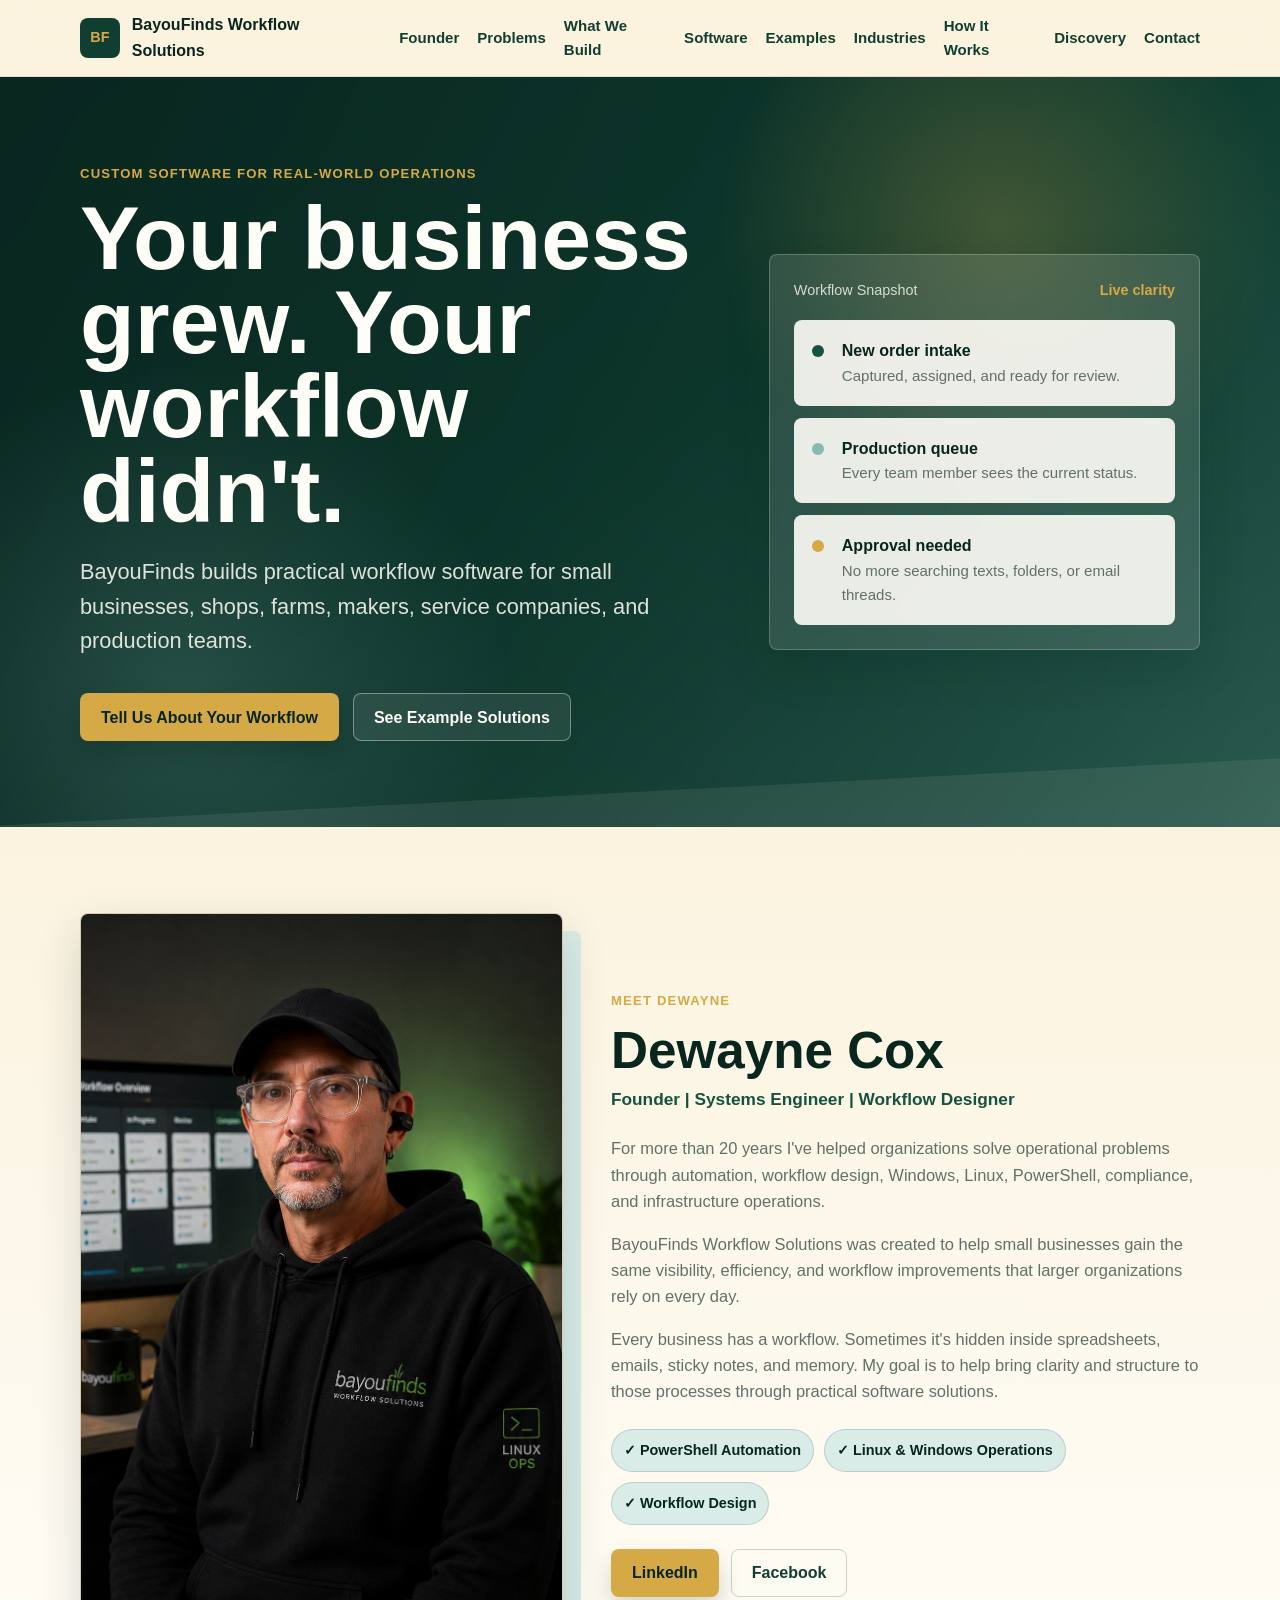
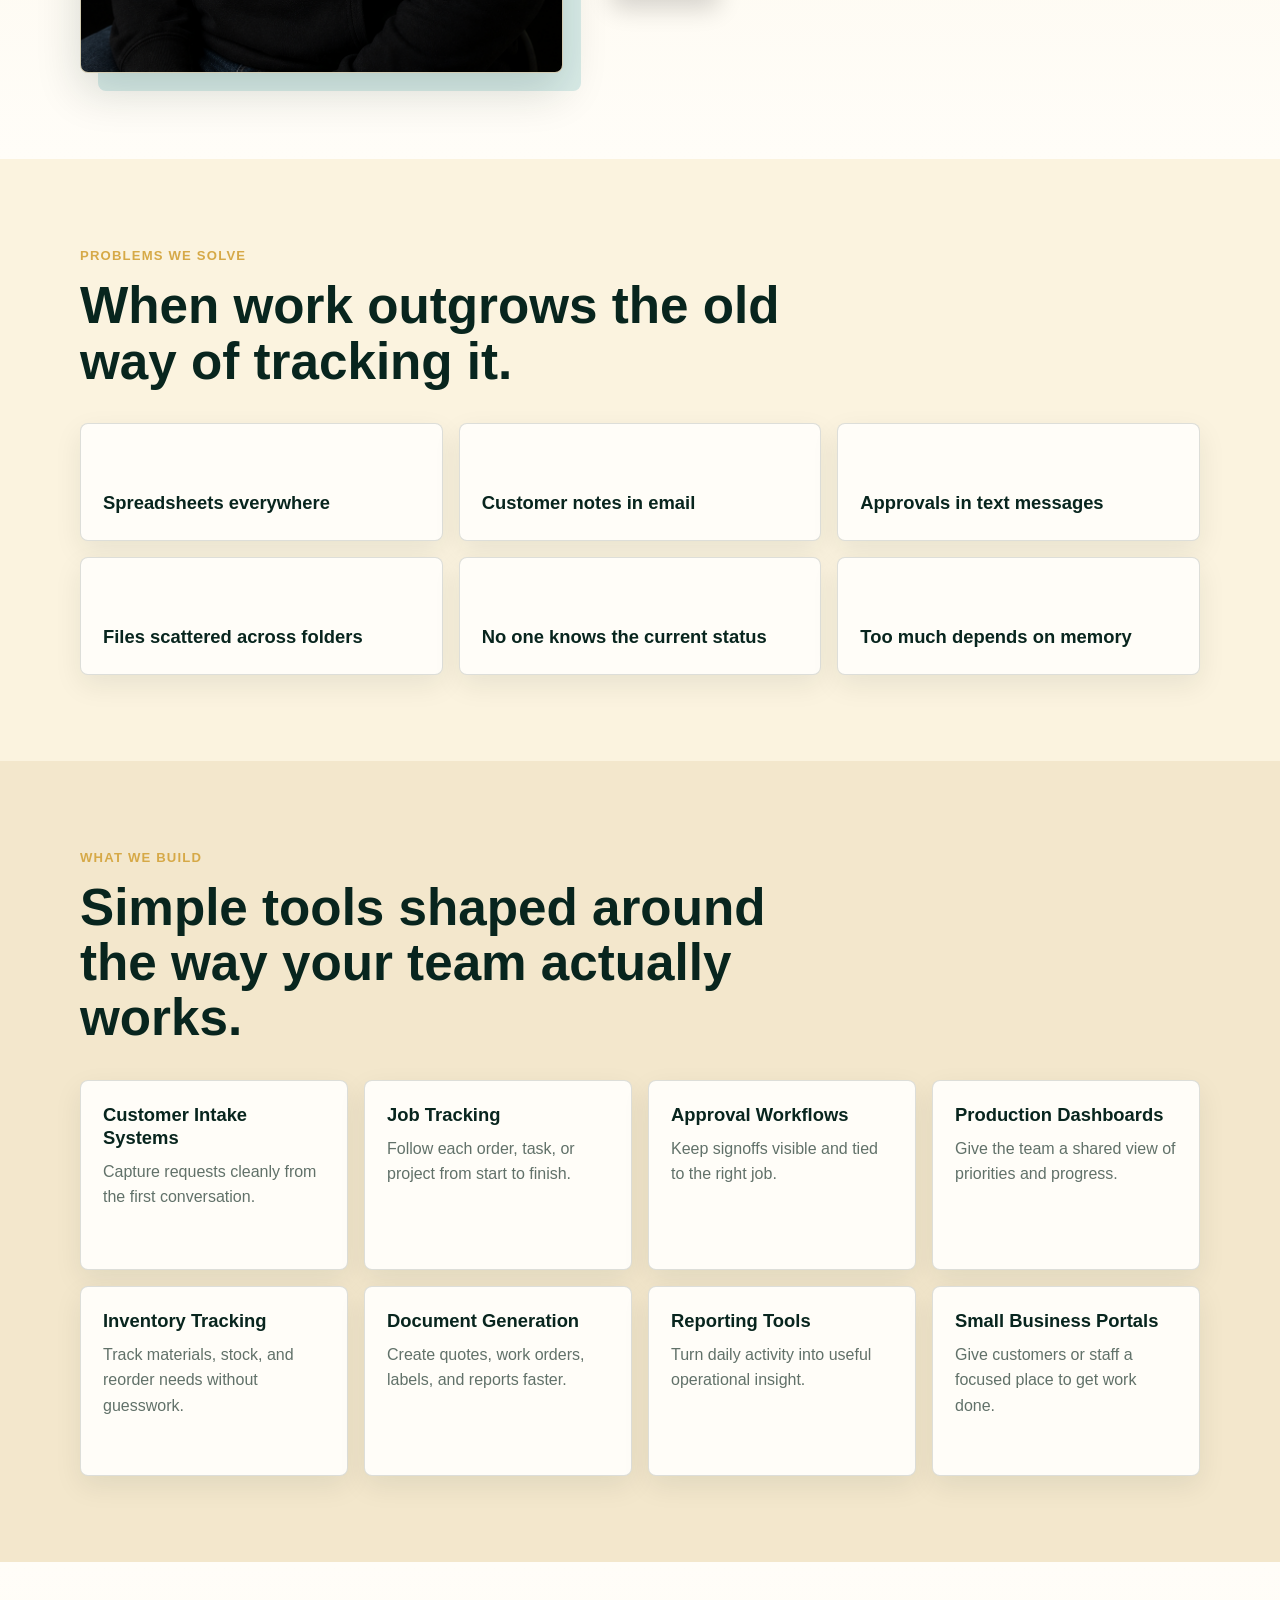
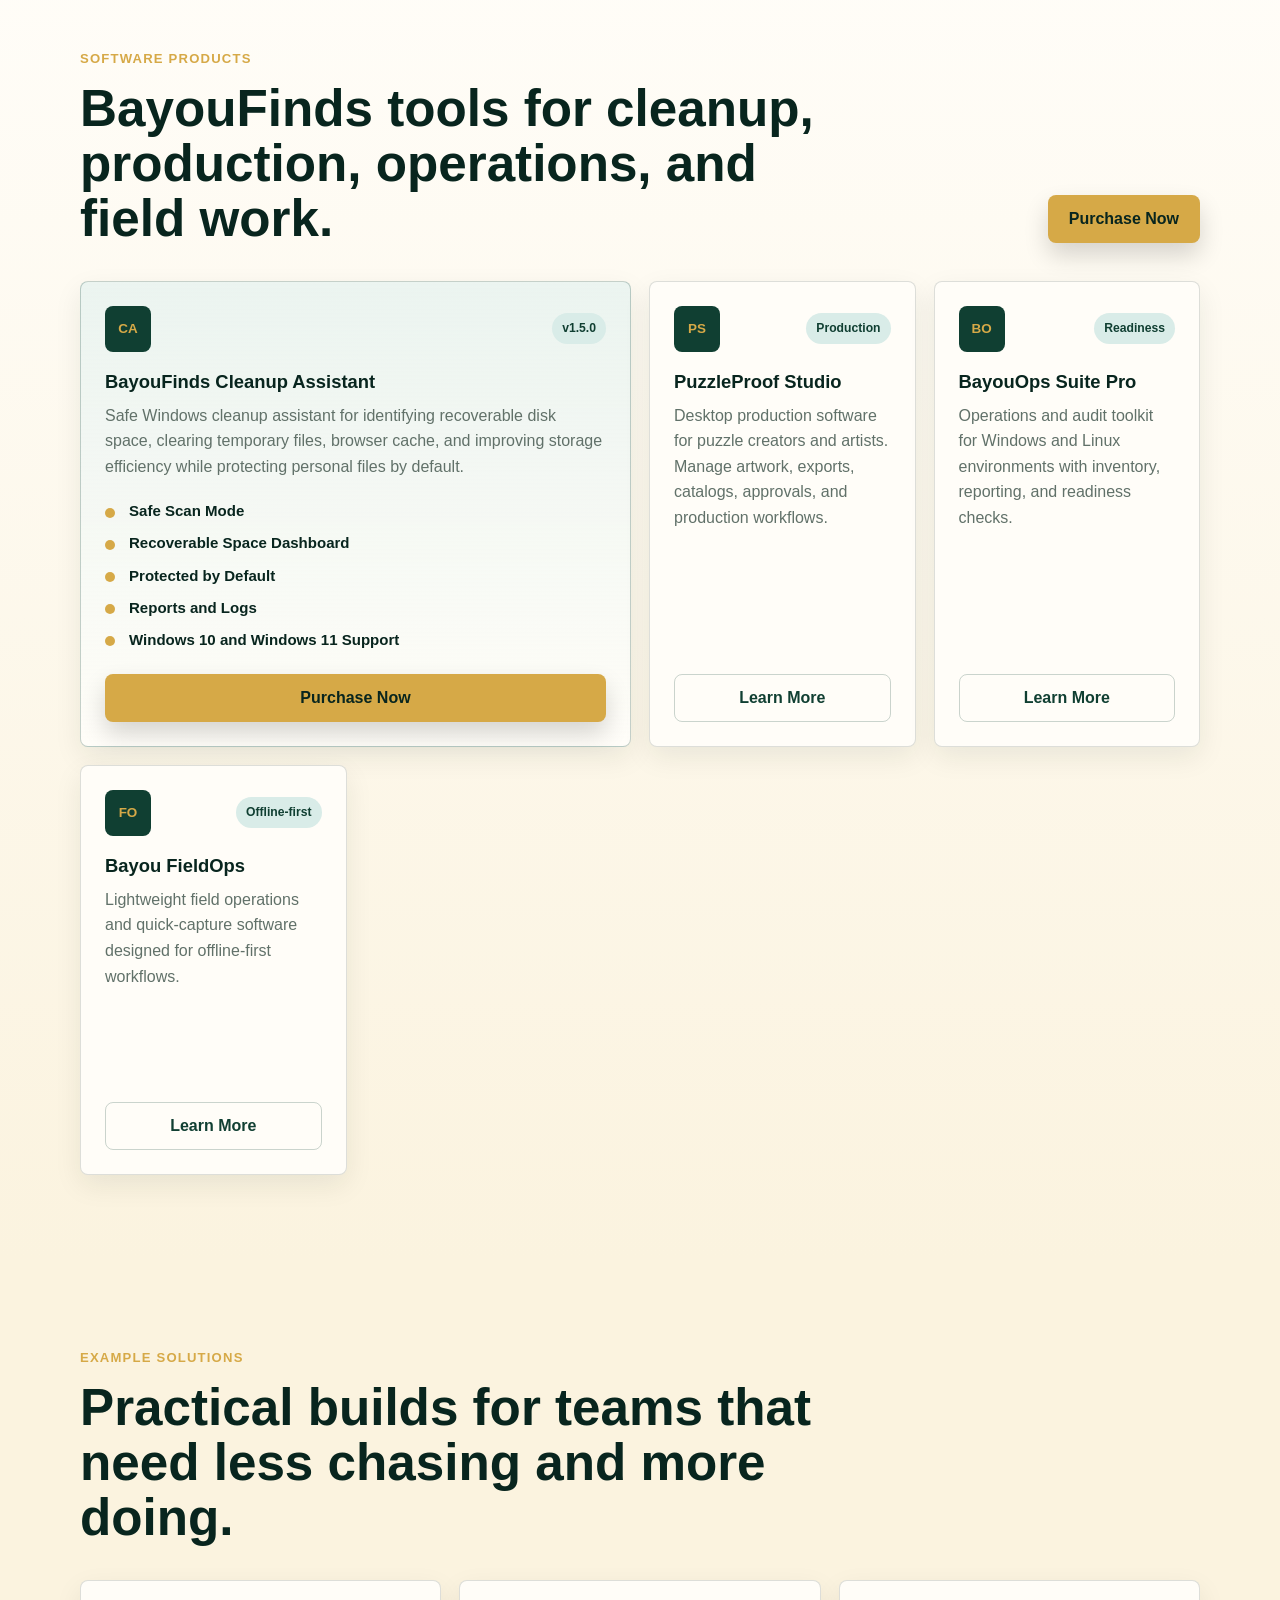
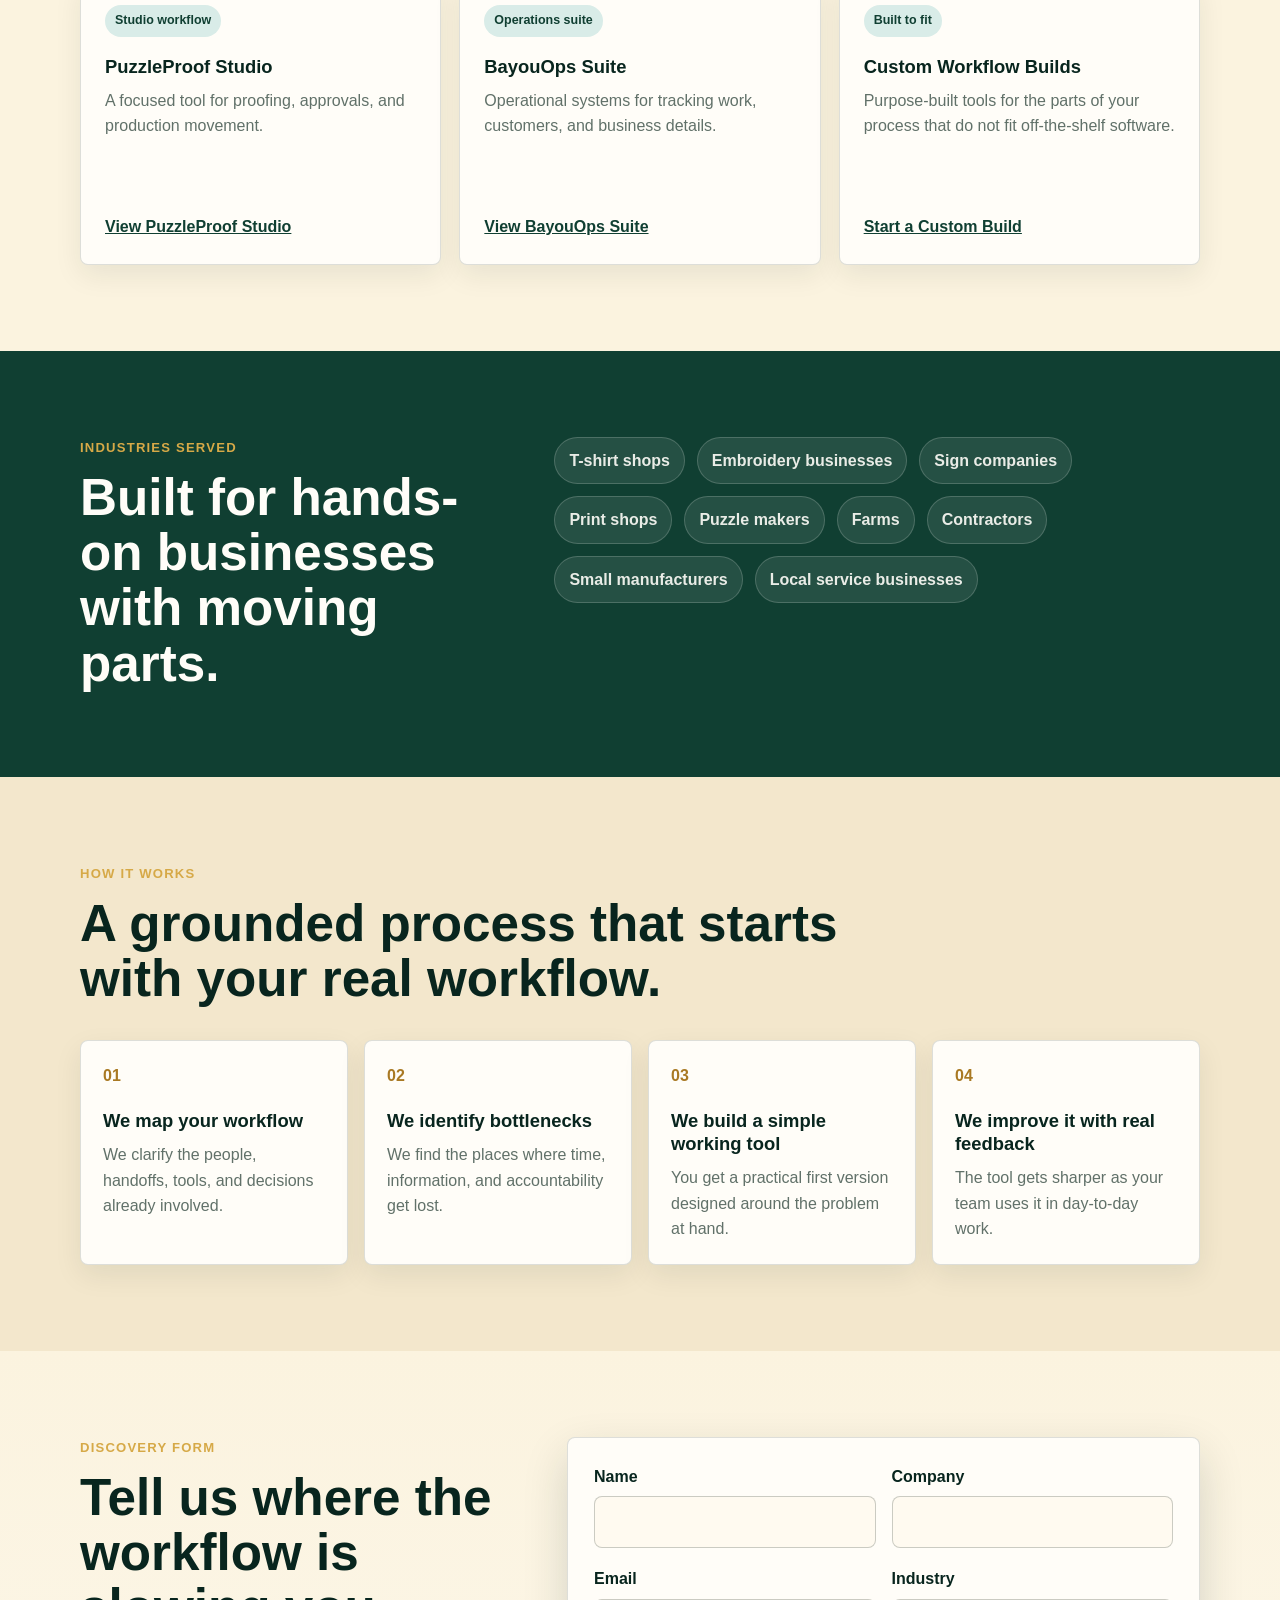
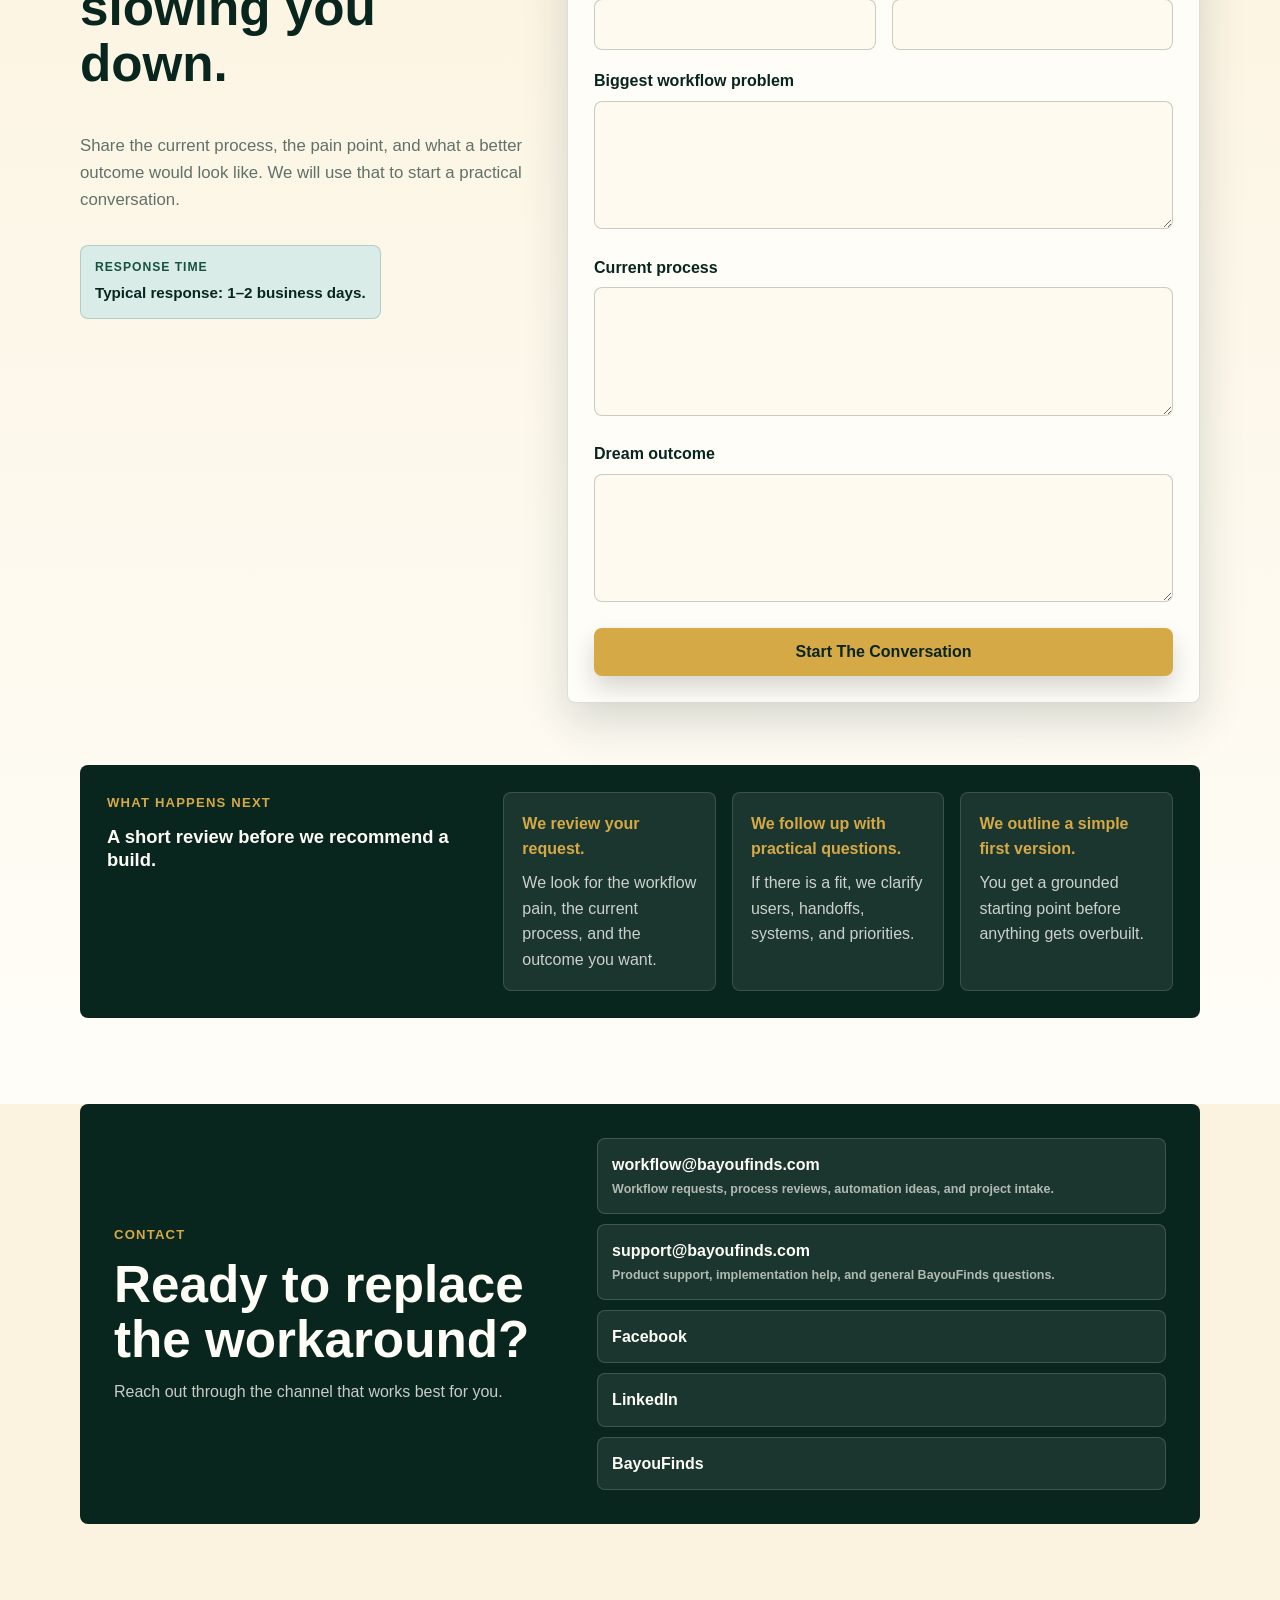
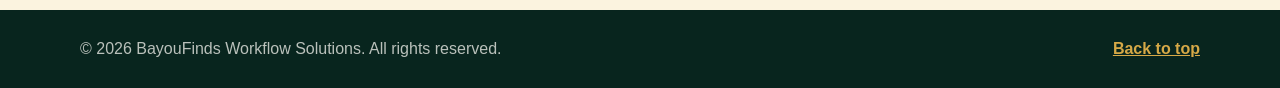
<file: index.html>
<!doctype html>
<html lang="en">
  <head>
    <meta charset="utf-8">
    <meta name="viewport" content="width=device-width, initial-scale=1">
    <title>BayouFinds Workflow Solutions | Practical Workflow Software</title>
    <meta
      name="description"
      content="BayouFinds Workflow Solutions builds practical custom software and workflow automation for small businesses, shops, farms, makers, service companies, and production teams."
    >
    <meta name="robots" content="index, follow">
    <meta name="author" content="BayouFinds Workflow Solutions">
    <meta name="theme-color" content="#103f32">
    <link rel="canonical" href="https://bayoufinds-workflow-solutions.netlify.app/">

    <meta property="og:title" content="BayouFinds Workflow Solutions">
    <meta property="og:description" content="Your business grew. Your workflow didn't. Practical workflow software for small business teams.">
    <meta property="og:type" content="website">
    <meta property="og:url" content="https://bayoufinds-workflow-solutions.netlify.app/">
    <meta property="og:site_name" content="BayouFinds Workflow Solutions">

    <meta name="twitter:card" content="summary">
    <meta name="twitter:title" content="BayouFinds Workflow Solutions">
    <meta name="twitter:description" content="Custom workflow software and automation for small business operations.">

    <link rel="stylesheet" href="styles.css">
    <script src="script.js" defer></script>
  </head>
  <body>
    <a class="skip-link" href="#main">Skip to content</a>

    <header class="site-header">
      <nav class="nav container" aria-label="Primary navigation">
        <a class="brand" href="#top" aria-label="BayouFinds Workflow Solutions home">
          <span class="brand-mark" aria-hidden="true">BF</span>
          <span>BayouFinds Workflow Solutions</span>
        </a>
        <button class="nav-toggle" type="button" aria-expanded="false" aria-controls="nav-menu">
          <span class="sr-only">Toggle navigation</span>
          <span aria-hidden="true"></span>
          <span aria-hidden="true"></span>
          <span aria-hidden="true"></span>
        </button>
        <div class="nav-menu" id="nav-menu">
          <a href="#founder">Founder</a>
          <a href="#problems">Problems</a>
          <a href="#build">What We Build</a>
          <a href="#software">Software</a>
          <a href="#examples">Examples</a>
          <a href="#industries">Industries</a>
          <a href="#process">How It Works</a>
          <a href="#discovery">Discovery</a>
          <a href="#contact">Contact</a>
        </div>
      </nav>
    </header>

    <main id="main">
      <section class="hero section" id="top">
        <div class="hero-bg" aria-hidden="true"></div>
        <div class="container hero-grid">
          <div class="hero-content">
            <p class="eyebrow">Custom software for real-world operations</p>
            <h1>Your business grew. Your workflow didn't.</h1>
            <p class="hero-subtext">
              BayouFinds builds practical workflow software for small businesses, shops,
              farms, makers, service companies, and production teams.
            </p>
            <div class="hero-actions" aria-label="Primary actions">
              <a class="button primary" href="#discovery">Tell Us About Your Workflow</a>
              <a class="button secondary" href="#examples">See Example Solutions</a>
            </div>
          </div>
          <div class="hero-panel" aria-label="Workflow status snapshot">
            <div class="panel-top">
              <span>Workflow Snapshot</span>
              <strong>Live clarity</strong>
            </div>
            <div class="status-card">
              <span class="status-dot"></span>
              <div>
                <strong>New order intake</strong>
                <p>Captured, assigned, and ready for review.</p>
              </div>
            </div>
            <div class="status-card">
              <span class="status-dot aqua"></span>
              <div>
                <strong>Production queue</strong>
                <p>Every team member sees the current status.</p>
              </div>
            </div>
            <div class="status-card">
              <span class="status-dot gold"></span>
              <div>
                <strong>Approval needed</strong>
                <p>No more searching texts, folders, or email threads.</p>
              </div>
            </div>
          </div>
        </div>
      </section>

      <section class="section founder-section" id="founder">
        <div class="container founder-layout">
          <div class="founder-image-wrap">
            <img
              class="founder-image"
              src="assets/images/dewayne-founder.png"
              alt="Dewayne Cox, founder of BayouFinds Workflow Solutions"
              width="640"
              height="760"
            >
          </div>
          <div class="founder-content">
            <p class="eyebrow">Meet Dewayne</p>
            <h2>Dewayne Cox</h2>
            <p class="founder-subheading">Founder | Systems Engineer | Workflow Designer</p>
            <div class="founder-copy">
              <p>
                For more than 20 years I've helped organizations solve operational
                problems through automation, workflow design, Windows, Linux,
                PowerShell, compliance, and infrastructure operations.
              </p>
              <p>
                BayouFinds Workflow Solutions was created to help small businesses
                gain the same visibility, efficiency, and workflow improvements
                that larger organizations rely on every day.
              </p>
              <p>
                Every business has a workflow. Sometimes it's hidden inside
                spreadsheets, emails, sticky notes, and memory. My goal is to help
                bring clarity and structure to those processes through practical
                software solutions.
              </p>
            </div>
            <ul class="founder-badges" aria-label="Founder specialties">
              <li>&check; PowerShell Automation</li>
              <li>&check; Linux &amp; Windows Operations</li>
              <li>&check; Workflow Design</li>
            </ul>
            <div class="founder-actions" aria-label="Founder social links">
              <a class="button primary" href="https://www.linkedin.com/in/dewayne-cox-793546291/" target="_blank" rel="noopener noreferrer">LinkedIn</a>
              <a class="button outline" href="https://www.facebook.com/profile.php?id=61570158089984" target="_blank" rel="noopener noreferrer">Facebook</a>
            </div>
          </div>
        </div>
      </section>

      <section class="section" id="problems">
        <div class="container">
          <div class="section-heading">
            <p class="eyebrow">Problems We Solve</p>
            <h2>When work outgrows the old way of tracking it.</h2>
          </div>
          <div class="card-grid problem-grid">
            <article class="card">Spreadsheets everywhere</article>
            <article class="card">Customer notes in email</article>
            <article class="card">Approvals in text messages</article>
            <article class="card">Files scattered across folders</article>
            <article class="card">No one knows the current status</article>
            <article class="card">Too much depends on memory</article>
          </div>
        </div>
      </section>

      <section class="section muted" id="build">
        <div class="container">
          <div class="section-heading">
            <p class="eyebrow">What We Build</p>
            <h2>Simple tools shaped around the way your team actually works.</h2>
          </div>
          <div class="card-grid build-grid">
            <article class="feature-card">
              <h3>Customer Intake Systems</h3>
              <p>Capture requests cleanly from the first conversation.</p>
            </article>
            <article class="feature-card">
              <h3>Job Tracking</h3>
              <p>Follow each order, task, or project from start to finish.</p>
            </article>
            <article class="feature-card">
              <h3>Approval Workflows</h3>
              <p>Keep signoffs visible and tied to the right job.</p>
            </article>
            <article class="feature-card">
              <h3>Production Dashboards</h3>
              <p>Give the team a shared view of priorities and progress.</p>
            </article>
            <article class="feature-card">
              <h3>Inventory Tracking</h3>
              <p>Track materials, stock, and reorder needs without guesswork.</p>
            </article>
            <article class="feature-card">
              <h3>Document Generation</h3>
              <p>Create quotes, work orders, labels, and reports faster.</p>
            </article>
            <article class="feature-card">
              <h3>Reporting Tools</h3>
              <p>Turn daily activity into useful operational insight.</p>
            </article>
            <article class="feature-card">
              <h3>Small Business Portals</h3>
              <p>Give customers or staff a focused place to get work done.</p>
            </article>
          </div>
        </div>
      </section>

      <section class="section software-section" id="software">
        <div class="container">
          <div class="section-heading software-heading">
            <div>
              <p class="eyebrow">Software Products</p>
              <h2>BayouFinds tools for cleanup, production, operations, and field work.</h2>
            </div>
            <a class="button primary software-heading-action" href="https://bayoufinds.com/b/y3OJr" target="_blank" rel="noopener noreferrer">Purchase Now</a>
          </div>

          <div class="product-grid">
            <article class="product-card featured-product">
              <div class="product-card-top">
                <span class="product-icon" aria-hidden="true">CA</span>
                <span class="product-version">v1.5.0</span>
              </div>
              <h3>BayouFinds Cleanup Assistant</h3>
              <p>
                Safe Windows cleanup assistant for identifying recoverable disk
                space, clearing temporary files, browser cache, and improving
                storage efficiency while protecting personal files by default.
              </p>
              <ul class="product-features" aria-label="BayouFinds Cleanup Assistant features">
                <li>Safe Scan Mode</li>
                <li>Recoverable Space Dashboard</li>
                <li>Protected by Default</li>
                <li>Reports and Logs</li>
                <li>Windows 10 and Windows 11 Support</li>
              </ul>
              <a class="button primary product-action" href="https://bayoufinds.com/b/y3OJr" target="_blank" rel="noopener noreferrer">Purchase Now</a>
            </article>

            <article class="product-card">
              <div class="product-card-top">
                <span class="product-icon" aria-hidden="true">PS</span>
                <span class="product-status">Production</span>
              </div>
              <h3>PuzzleProof Studio</h3>
              <p>
                Desktop production software for puzzle creators and artists.
                Manage artwork, exports, catalogs, approvals, and production workflows.
              </p>
              <a class="button outline product-action" href="#discovery">Learn More</a>
            </article>

            <article class="product-card">
              <div class="product-card-top">
                <span class="product-icon" aria-hidden="true">BO</span>
                <span class="product-status">Readiness</span>
              </div>
              <h3>BayouOps Suite Pro</h3>
              <p>
                Operations and audit toolkit for Windows and Linux environments
                with inventory, reporting, and readiness checks.
              </p>
              <a class="button outline product-action" href="#discovery">Learn More</a>
            </article>

            <article class="product-card">
              <div class="product-card-top">
                <span class="product-icon" aria-hidden="true">FO</span>
                <span class="product-status">Offline-first</span>
              </div>
              <h3>Bayou FieldOps</h3>
              <p>
                Lightweight field operations and quick-capture software designed
                for offline-first workflows.
              </p>
              <a class="button outline product-action" href="#discovery">Learn More</a>
            </article>
          </div>
        </div>
      </section>

      <section class="section" id="examples">
        <div class="container">
          <div class="section-heading">
            <p class="eyebrow">Example Solutions</p>
            <h2>Practical builds for teams that need less chasing and more doing.</h2>
          </div>
          <div class="solution-grid">
            <article class="solution-card">
              <span class="solution-tag">Studio workflow</span>
              <h3>PuzzleProof Studio</h3>
              <p>A focused tool for proofing, approvals, and production movement.</p>
              <a href="https://puzzleproof-studio.netlify.app" target="_blank" rel="noopener noreferrer">View PuzzleProof Studio</a>
            </article>
            <article class="solution-card">
              <span class="solution-tag">Operations suite</span>
              <h3>BayouOps Suite</h3>
              <p>Operational systems for tracking work, customers, and business details.</p>
              <a href="https://www.bayoufinds.com" target="_blank" rel="noopener noreferrer">View BayouOps Suite</a>
            </article>
            <article class="solution-card">
              <span class="solution-tag">Built to fit</span>
              <h3>Custom Workflow Builds</h3>
              <p>Purpose-built tools for the parts of your process that do not fit off-the-shelf software.</p>
              <a href="#discovery">Start a Custom Build</a>
            </article>
          </div>
        </div>
      </section>

      <section class="section industries-section" id="industries">
        <div class="container industries-layout">
          <div class="section-heading compact">
            <p class="eyebrow">Industries Served</p>
            <h2>Built for hands-on businesses with moving parts.</h2>
          </div>
          <ul class="industry-list" aria-label="Industries served">
            <li>T-shirt shops</li>
            <li>Embroidery businesses</li>
            <li>Sign companies</li>
            <li>Print shops</li>
            <li>Puzzle makers</li>
            <li>Farms</li>
            <li>Contractors</li>
            <li>Small manufacturers</li>
            <li>Local service businesses</li>
          </ul>
        </div>
      </section>

      <section class="section muted" id="process">
        <div class="container">
          <div class="section-heading">
            <p class="eyebrow">How It Works</p>
            <h2>A grounded process that starts with your real workflow.</h2>
          </div>
          <div class="steps">
            <article class="step">
              <span>01</span>
              <h3>We map your workflow</h3>
              <p>We clarify the people, handoffs, tools, and decisions already involved.</p>
            </article>
            <article class="step">
              <span>02</span>
              <h3>We identify bottlenecks</h3>
              <p>We find the places where time, information, and accountability get lost.</p>
            </article>
            <article class="step">
              <span>03</span>
              <h3>We build a simple working tool</h3>
              <p>You get a practical first version designed around the problem at hand.</p>
            </article>
            <article class="step">
              <span>04</span>
              <h3>We improve it with real feedback</h3>
              <p>The tool gets sharper as your team uses it in day-to-day work.</p>
            </article>
          </div>
        </div>
      </section>

      <section class="section form-section" id="discovery">
        <div class="container form-layout">
          <div class="form-copy">
            <p class="eyebrow">Discovery Form</p>
            <h2>Tell us where the workflow is slowing you down.</h2>
            <p>
              Share the current process, the pain point, and what a better outcome
              would look like. We will use that to start a practical conversation.
            </p>
            <div class="response-badge" aria-label="Typical response time">
              <span>Response Time</span>
              <strong>Typical response: 1&ndash;2 business days.</strong>
            </div>
          </div>

          <form
            class="discovery-form"
            name="workflow-discovery"
            method="POST"
            data-netlify="true"
            netlify-honeypot="bot-field"
            action="/thank-you.html"
          >
            <input type="hidden" name="form-name" value="workflow-discovery">
            <p class="hidden">
              <label>Do not fill this out if you are human: <input name="bot-field"></label>
            </p>

            <div class="form-status" id="form-status" role="status" aria-live="polite" hidden>
              Thank you. Your workflow details were received, and we will follow up soon.
            </div>

            <div class="field-grid">
              <div class="field">
                <label for="name">Name</label>
                <input id="name" name="name" type="text" autocomplete="name" required>
              </div>
              <div class="field">
                <label for="company">Company</label>
                <input id="company" name="company" type="text" autocomplete="organization">
              </div>
            </div>

            <div class="field-grid">
              <div class="field">
                <label for="email">Email</label>
                <input id="email" name="email" type="email" autocomplete="email" required>
              </div>
              <div class="field">
                <label for="industry">Industry</label>
                <input id="industry" name="industry" type="text" autocomplete="organization-title">
              </div>
            </div>

            <div class="field">
              <label for="biggest-problem">Biggest workflow problem</label>
              <textarea id="biggest-problem" name="biggest-workflow-problem" rows="4" required></textarea>
            </div>
            <div class="field">
              <label for="current-process">Current process</label>
              <textarea id="current-process" name="current-process" rows="4"></textarea>
            </div>
            <div class="field">
              <label for="dream-outcome">Dream outcome</label>
              <textarea id="dream-outcome" name="dream-outcome" rows="4"></textarea>
            </div>

            <button class="button primary form-button" type="submit">Start The Conversation</button>
          </form>

          <div class="next-steps" aria-labelledby="next-steps-heading">
            <div>
              <p class="eyebrow">What Happens Next</p>
              <h3 id="next-steps-heading">A short review before we recommend a build.</h3>
            </div>
            <ol class="next-step-list">
              <li>
                <strong>We review your request.</strong>
                <span>We look for the workflow pain, the current process, and the outcome you want.</span>
              </li>
              <li>
                <strong>We follow up with practical questions.</strong>
                <span>If there is a fit, we clarify users, handoffs, systems, and priorities.</span>
              </li>
              <li>
                <strong>We outline a simple first version.</strong>
                <span>You get a grounded starting point before anything gets overbuilt.</span>
              </li>
            </ol>
          </div>
        </div>
      </section>

      <section class="section contact-section" id="contact">
        <div class="container contact-card">
          <div>
            <p class="eyebrow">Contact</p>
            <h2>Ready to replace the workaround?</h2>
            <p>Reach out through the channel that works best for you.</p>
          </div>
          <ul class="contact-list">
            <li><a href="mailto:workflow@bayoufinds.com">workflow@bayoufinds.com <small>Workflow requests, process reviews, automation ideas, and project intake.</small></a></li>
            <li><a href="mailto:support@bayoufinds.com">support@bayoufinds.com <small>Product support, implementation help, and general BayouFinds questions.</small></a></li>
            <li><a href="https://www.facebook.com/profile.php?id=61570158089984" target="_blank" rel="noopener noreferrer">Facebook</a></li>
            <li><a href="https://www.linkedin.com/in/dewayne-cox-793546291/" target="_blank" rel="noopener noreferrer">LinkedIn</a></li>
            <li><a href="https://www.bayoufinds.com" target="_blank" rel="noopener noreferrer">BayouFinds</a></li>
          </ul>
        </div>
      </section>
    </main>

    <footer class="site-footer">
      <div class="container footer-inner">
        <p>&copy; <span id="year">2026</span> BayouFinds Workflow Solutions. All rights reserved.</p>
        <a href="#top">Back to top</a>
      </div>
    </footer>
  </body>
</html>
</file>
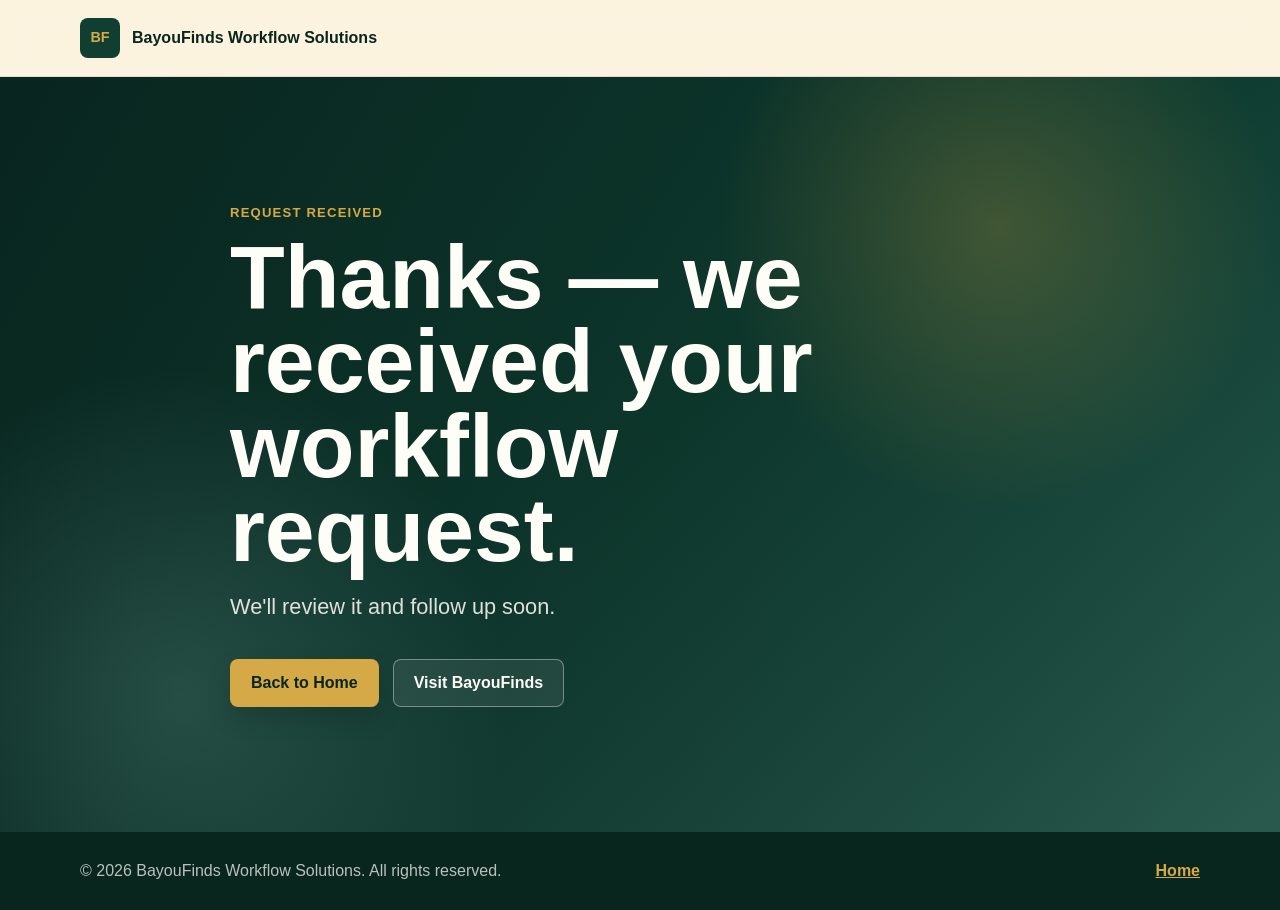
<file: thank-you.html>
<!doctype html>
<html lang="en">
  <head>
    <meta charset="utf-8">
    <meta name="viewport" content="width=device-width, initial-scale=1">
    <title>Thank You | BayouFinds Workflow Solutions</title>
    <meta
      name="description"
      content="Thanks for contacting BayouFinds Workflow Solutions. We received your workflow request and will follow up soon."
    >
    <meta name="robots" content="noindex, follow">
    <meta name="author" content="BayouFinds Workflow Solutions">
    <meta name="theme-color" content="#103f32">

    <meta property="og:title" content="Thank You | BayouFinds Workflow Solutions">
    <meta property="og:description" content="We received your workflow request and will follow up soon.">
    <meta property="og:type" content="website">
    <meta property="og:site_name" content="BayouFinds Workflow Solutions">

    <link rel="stylesheet" href="styles.css">
    <script src="script.js" defer></script>
  </head>
  <body>
    <a class="skip-link" href="#main">Skip to content</a>

    <header class="site-header">
      <nav class="nav container" aria-label="Primary navigation">
        <a class="brand" href="/" aria-label="BayouFinds Workflow Solutions home">
          <span class="brand-mark" aria-hidden="true">BF</span>
          <span>BayouFinds Workflow Solutions</span>
        </a>
      </nav>
    </header>

    <main id="main">
      <section class="thank-you-page">
        <div class="hero-bg" aria-hidden="true"></div>
        <div class="container thank-you-card">
          <p class="eyebrow">Request Received</p>
          <h1>Thanks &mdash; we received your workflow request.</h1>
          <p class="hero-subtext">We'll review it and follow up soon.</p>
          <div class="hero-actions" aria-label="Next steps">
            <a class="button primary" href="/">Back to Home</a>
            <a class="button secondary" href="https://www.bayoufinds.com" target="_blank" rel="noopener noreferrer">Visit BayouFinds</a>
          </div>
        </div>
      </section>
    </main>

    <footer class="site-footer">
      <div class="container footer-inner">
        <p>&copy; <span id="year">2026</span> BayouFinds Workflow Solutions. All rights reserved.</p>
        <a href="/">Home</a>
      </div>
    </footer>
  </body>
</html>
</file>
<file: styles.css>
:root {
  --green-950: #08251e;
  --green-900: #103f32;
  --green-800: #16523f;
  --cream: #fbf3df;
  --cream-2: #f3e7cc;
  --gold: #d6a947;
  --gold-dark: #a97923;
  --aqua: #86b9b2;
  --aqua-soft: #d9ece8;
  --ink: #14241f;
  --muted: #617169;
  --white: #fffdf8;
  --line: rgba(20, 36, 31, 0.14);
  --shadow: 0 18px 45px rgba(8, 37, 30, 0.16);
}

* {
  box-sizing: border-box;
}

html {
  scroll-behavior: smooth;
}

body {
  margin: 0;
  color: var(--ink);
  background: var(--cream);
  font-family: Arial, Helvetica, sans-serif;
  line-height: 1.6;
}

body.nav-open {
  overflow: hidden;
}

img,
svg {
  display: block;
  max-width: 100%;
}

a {
  color: inherit;
}

button,
input,
textarea {
  font: inherit;
}

.container {
  width: min(1120px, calc(100% - 40px));
  margin: 0 auto;
}

.skip-link {
  position: absolute;
  left: 16px;
  top: 12px;
  z-index: 20;
  transform: translateY(-150%);
  background: var(--gold);
  color: var(--green-950);
  padding: 10px 14px;
  border-radius: 6px;
  font-weight: 700;
}

.skip-link:focus {
  transform: translateY(0);
}

.sr-only {
  position: absolute;
  width: 1px;
  height: 1px;
  padding: 0;
  margin: -1px;
  overflow: hidden;
  clip: rect(0, 0, 0, 0);
  white-space: nowrap;
  border: 0;
}

.site-header {
  position: sticky;
  top: 0;
  z-index: 10;
  background: rgba(251, 243, 223, 0.94);
  border-bottom: 1px solid rgba(16, 63, 50, 0.12);
  backdrop-filter: blur(14px);
}

.nav {
  min-height: 76px;
  display: flex;
  align-items: center;
  justify-content: space-between;
  gap: 24px;
}

.brand {
  display: inline-flex;
  align-items: center;
  gap: 12px;
  color: var(--green-950);
  text-decoration: none;
  font-weight: 800;
  letter-spacing: 0;
}

.brand-mark {
  width: 40px;
  height: 40px;
  display: grid;
  place-items: center;
  border-radius: 8px;
  background: var(--green-900);
  color: var(--gold);
  font-size: 0.9rem;
}

.nav-menu {
  display: flex;
  align-items: center;
  gap: 18px;
  color: var(--green-900);
  font-size: 0.94rem;
  font-weight: 700;
}

.nav-menu a {
  text-decoration: none;
}

.nav-menu a:hover,
.nav-menu a:focus-visible {
  color: var(--gold-dark);
}

.nav-toggle {
  display: none;
  width: 44px;
  height: 44px;
  border: 1px solid var(--line);
  border-radius: 8px;
  background: var(--white);
  color: var(--green-900);
  cursor: pointer;
}

.nav-toggle span:not(.sr-only) {
  display: block;
  width: 20px;
  height: 2px;
  margin: 4px auto;
  background: currentColor;
}

.section {
  padding: 86px 0;
}

.hero {
  position: relative;
  overflow: hidden;
  min-height: 690px;
  display: flex;
  align-items: center;
  color: var(--white);
  background:
    linear-gradient(115deg, rgba(8, 37, 30, 0.95), rgba(16, 63, 50, 0.78)),
    linear-gradient(150deg, #0e342b 0%, #145442 48%, #86b9b2 100%);
}

.hero-bg {
  position: absolute;
  inset: 0;
  background:
    radial-gradient(circle at 78% 20%, rgba(214, 169, 71, 0.25), transparent 24%),
    radial-gradient(circle at 14% 82%, rgba(134, 185, 178, 0.22), transparent 26%);
}

.hero::after {
  content: "";
  position: absolute;
  inset: auto -8% -30% -8%;
  height: 260px;
  background: rgba(251, 243, 223, 0.08);
  transform: rotate(-3deg);
}

.hero-grid {
  position: relative;
  z-index: 1;
  display: grid;
  grid-template-columns: minmax(0, 1.05fr) minmax(320px, 0.72fr);
  align-items: center;
  gap: 60px;
}

.eyebrow {
  margin: 0 0 12px;
  color: var(--gold);
  font-size: 0.82rem;
  font-weight: 800;
  letter-spacing: 0.09em;
  text-transform: uppercase;
}

h1,
h2,
h3,
p {
  margin-top: 0;
}

h1 {
  max-width: 760px;
  margin-bottom: 22px;
  font-size: clamp(3rem, 7vw, 6.6rem);
  line-height: 0.94;
  letter-spacing: 0;
}

h2 {
  color: var(--green-950);
  font-size: clamp(2rem, 4vw, 3.2rem);
  line-height: 1.08;
  letter-spacing: 0;
}

h3 {
  color: var(--green-950);
  font-size: 1.15rem;
  line-height: 1.25;
}

.hero-subtext {
  max-width: 680px;
  margin-bottom: 34px;
  color: rgba(255, 253, 248, 0.86);
  font-size: clamp(1.08rem, 2vw, 1.36rem);
}

.hero-actions {
  display: flex;
  flex-wrap: wrap;
  gap: 14px;
}

.button {
  display: inline-flex;
  align-items: center;
  justify-content: center;
  min-height: 48px;
  padding: 13px 20px;
  border: 1px solid transparent;
  border-radius: 8px;
  text-decoration: none;
  font-weight: 800;
  line-height: 1.2;
  cursor: pointer;
}

.button.primary {
  background: var(--gold);
  color: var(--green-950);
  box-shadow: 0 12px 24px rgba(0, 0, 0, 0.16);
}

.button.primary:hover,
.button.primary:focus-visible {
  background: #e4bd62;
}

.button.secondary {
  border-color: rgba(255, 253, 248, 0.38);
  color: var(--white);
  background: rgba(255, 253, 248, 0.08);
}

.button.secondary:hover,
.button.secondary:focus-visible {
  background: rgba(255, 253, 248, 0.16);
}

.button.outline {
  border-color: rgba(16, 63, 50, 0.22);
  background: transparent;
  color: var(--green-900);
}

.button.outline:hover,
.button.outline:focus-visible {
  background: var(--aqua-soft);
}

.hero-panel {
  padding: 24px;
  border: 1px solid rgba(255, 253, 248, 0.22);
  border-radius: 8px;
  background: rgba(255, 253, 248, 0.12);
  box-shadow: var(--shadow);
  backdrop-filter: blur(18px);
}

.panel-top {
  display: flex;
  justify-content: space-between;
  gap: 16px;
  margin-bottom: 18px;
  color: rgba(255, 253, 248, 0.8);
  font-size: 0.9rem;
}

.panel-top strong {
  color: var(--gold);
}

.status-card {
  display: grid;
  grid-template-columns: 16px 1fr;
  gap: 14px;
  padding: 18px;
  margin-top: 12px;
  border-radius: 8px;
  background: rgba(255, 253, 248, 0.9);
  color: var(--ink);
}

.status-card strong {
  display: block;
  color: var(--green-950);
}

.status-card p {
  margin-bottom: 0;
  color: var(--muted);
  font-size: 0.94rem;
}

.status-dot {
  width: 12px;
  height: 12px;
  margin-top: 7px;
  border-radius: 50%;
  background: var(--green-800);
}

.status-dot.aqua {
  background: var(--aqua);
}

.status-dot.gold {
  background: var(--gold);
}

.section-heading {
  max-width: 760px;
  margin-bottom: 34px;
}

.section-heading h2 {
  margin-bottom: 0;
}

.section-heading.compact {
  margin-bottom: 0;
}

.muted {
  background: var(--cream-2);
}

.founder-section {
  background: linear-gradient(180deg, var(--cream), var(--white));
}

.founder-layout {
  display: grid;
  grid-template-columns: minmax(280px, 0.82fr) minmax(0, 1fr);
  gap: 48px;
  align-items: center;
}

.founder-image-wrap {
  position: relative;
}

.founder-image-wrap::before {
  content: "";
  position: absolute;
  inset: 18px -18px -18px 18px;
  z-index: 0;
  border-radius: 8px;
  background: var(--aqua-soft);
}

.founder-image {
  position: relative;
  z-index: 1;
  width: 100%;
  aspect-ratio: 16 / 19;
  object-fit: cover;
  border: 1px solid var(--line);
  border-radius: 8px;
  background: var(--cream-2);
  box-shadow: var(--shadow);
}

.founder-content h2 {
  margin-bottom: 8px;
}

.founder-subheading {
  margin-bottom: 22px;
  color: var(--green-800);
  font-size: 1.08rem;
  font-weight: 900;
}

.founder-copy {
  color: var(--muted);
  font-size: 1.03rem;
}

.founder-copy p {
  margin-bottom: 16px;
}

.founder-badges {
  display: flex;
  flex-wrap: wrap;
  gap: 10px;
  padding: 0;
  margin: 24px 0;
  list-style: none;
}

.founder-badges li {
  padding: 9px 12px;
  border: 1px solid rgba(16, 63, 50, 0.16);
  border-radius: 999px;
  background: var(--aqua-soft);
  color: var(--green-950);
  font-size: 0.9rem;
  font-weight: 800;
}

.founder-actions {
  display: flex;
  flex-wrap: wrap;
  gap: 12px;
}

.card-grid {
  display: grid;
  gap: 16px;
}

.problem-grid {
  grid-template-columns: repeat(3, minmax(0, 1fr));
}

.build-grid {
  grid-template-columns: repeat(4, minmax(0, 1fr));
}

.card,
.feature-card,
.solution-card,
.step {
  border: 1px solid var(--line);
  border-radius: 8px;
  background: var(--white);
  box-shadow: 0 10px 28px rgba(8, 37, 30, 0.08);
}

.card {
  min-height: 118px;
  display: flex;
  align-items: flex-end;
  padding: 22px;
  color: var(--green-950);
  font-size: 1.15rem;
  font-weight: 800;
}

.feature-card {
  min-height: 190px;
  padding: 22px;
}

.feature-card h3,
.solution-card h3,
.step h3 {
  margin-bottom: 10px;
}

.feature-card p,
.solution-card p,
.step p {
  margin-bottom: 0;
  color: var(--muted);
}

.software-section {
  background: linear-gradient(180deg, var(--white), var(--cream));
}

.software-heading {
  display: flex;
  max-width: none;
  align-items: flex-end;
  justify-content: space-between;
  gap: 28px;
}

.software-heading h2 {
  max-width: 780px;
}

.software-heading-action {
  flex: 0 0 auto;
  margin-bottom: 4px;
}

.product-grid {
  display: grid;
  grid-template-columns: repeat(4, minmax(0, 1fr));
  gap: 18px;
}

.product-card {
  display: flex;
  min-height: 410px;
  flex-direction: column;
  padding: 24px;
  border: 1px solid var(--line);
  border-radius: 8px;
  background: var(--white);
  box-shadow: 0 10px 28px rgba(8, 37, 30, 0.08);
}

.featured-product {
  grid-column: span 2;
  border-color: rgba(16, 63, 50, 0.24);
  background:
    linear-gradient(180deg, rgba(217, 236, 232, 0.52), rgba(255, 253, 248, 0.96)),
    var(--white);
}

.product-card-top {
  display: flex;
  align-items: center;
  justify-content: space-between;
  gap: 12px;
  margin-bottom: 18px;
}

.product-icon {
  width: 46px;
  height: 46px;
  display: grid;
  place-items: center;
  border-radius: 8px;
  background: var(--green-900);
  color: var(--gold);
  font-size: 0.84rem;
  font-weight: 900;
}

.product-version,
.product-status {
  padding: 6px 10px;
  border-radius: 999px;
  background: var(--aqua-soft);
  color: var(--green-900);
  font-size: 0.76rem;
  font-weight: 900;
}

.product-card h3 {
  margin-bottom: 10px;
}

.product-card p {
  color: var(--muted);
}

.product-features {
  display: grid;
  gap: 8px;
  padding: 0;
  margin: 4px 0 22px;
  list-style: none;
}

.product-features li {
  position: relative;
  padding-left: 24px;
  color: var(--green-950);
  font-size: 0.94rem;
  font-weight: 800;
}

.product-features li::before {
  content: "";
  position: absolute;
  left: 0;
  top: 0.55em;
  width: 10px;
  height: 10px;
  border-radius: 50%;
  background: var(--gold);
}

.product-action {
  width: 100%;
  margin-top: auto;
}

.solution-grid {
  display: grid;
  grid-template-columns: repeat(3, minmax(0, 1fr));
  gap: 18px;
}

.solution-card {
  display: flex;
  min-height: 285px;
  flex-direction: column;
  padding: 24px;
}

.solution-tag {
  align-self: flex-start;
  margin-bottom: 18px;
  padding: 6px 10px;
  border-radius: 999px;
  background: var(--aqua-soft);
  color: var(--green-900);
  font-size: 0.78rem;
  font-weight: 800;
}

.solution-card a {
  margin-top: auto;
  color: var(--green-900);
  font-weight: 800;
}

.industries-section {
  background: var(--green-900);
  color: var(--white);
}

.industries-section h2 {
  color: var(--white);
}

.industries-layout {
  display: grid;
  grid-template-columns: minmax(250px, 0.8fr) 1.2fr;
  gap: 44px;
  align-items: start;
}

.industry-list {
  display: flex;
  flex-wrap: wrap;
  gap: 12px;
  padding: 0;
  margin: 0;
  list-style: none;
}

.industry-list li {
  padding: 10px 14px;
  border: 1px solid rgba(255, 253, 248, 0.18);
  border-radius: 999px;
  background: rgba(255, 253, 248, 0.09);
  color: rgba(255, 253, 248, 0.9);
  font-weight: 700;
}

.steps {
  display: grid;
  grid-template-columns: repeat(4, minmax(0, 1fr));
  gap: 16px;
}

.step {
  padding: 22px;
}

.step span {
  display: inline-flex;
  margin-bottom: 20px;
  color: var(--gold-dark);
  font-weight: 900;
}

.form-section {
  background: linear-gradient(180deg, var(--cream), var(--white));
}

.form-layout {
  display: grid;
  grid-template-columns: minmax(260px, 0.7fr) minmax(0, 1fr);
  gap: 44px;
  align-items: start;
}

.form-copy {
  position: sticky;
  top: 108px;
}

.form-copy p:not(.eyebrow) {
  color: var(--muted);
  font-size: 1.05rem;
}

.response-badge {
  display: inline-grid;
  gap: 4px;
  margin-top: 14px;
  padding: 12px 14px;
  border: 1px solid rgba(16, 63, 50, 0.18);
  border-radius: 8px;
  background: var(--aqua-soft);
  color: var(--green-950);
}

.response-badge span {
  color: var(--green-800);
  font-size: 0.76rem;
  font-weight: 900;
  letter-spacing: 0.08em;
  text-transform: uppercase;
}

.response-badge strong {
  font-size: 0.95rem;
}

.discovery-form {
  padding: 26px;
  border: 1px solid var(--line);
  border-radius: 8px;
  background: var(--white);
  box-shadow: var(--shadow);
}

.hidden {
  display: none;
}

.form-status {
  margin-bottom: 20px;
  padding: 14px 16px;
  border: 1px solid rgba(16, 63, 50, 0.22);
  border-radius: 8px;
  background: var(--aqua-soft);
  color: var(--green-950);
  font-weight: 800;
}

.field-grid {
  display: grid;
  grid-template-columns: repeat(2, minmax(0, 1fr));
  gap: 16px;
}

.field {
  margin-bottom: 18px;
}

.field label {
  display: block;
  margin-bottom: 7px;
  color: var(--green-950);
  font-weight: 800;
}

.field input,
.field textarea {
  width: 100%;
  border: 1px solid rgba(20, 36, 31, 0.22);
  border-radius: 8px;
  background: #fffaf0;
  color: var(--ink);
  padding: 12px 13px;
}

.field input:focus,
.field textarea:focus {
  outline: 3px solid rgba(134, 185, 178, 0.45);
  border-color: var(--green-800);
}

.field textarea {
  resize: vertical;
}

.form-button {
  width: 100%;
}

.next-steps {
  grid-column: 1 / -1;
  display: grid;
  grid-template-columns: minmax(240px, 0.55fr) 1fr;
  gap: 28px;
  margin-top: 18px;
  padding: 26px;
  border: 1px solid var(--line);
  border-radius: 8px;
  background: var(--green-950);
  color: var(--white);
}

.next-steps h3 {
  margin-bottom: 0;
  color: var(--white);
}

.next-step-list {
  display: grid;
  grid-template-columns: repeat(3, minmax(0, 1fr));
  gap: 16px;
  padding: 0;
  margin: 0;
  list-style: none;
}

.next-step-list li {
  padding: 18px;
  border: 1px solid rgba(255, 253, 248, 0.14);
  border-radius: 8px;
  background: rgba(255, 253, 248, 0.08);
}

.next-step-list strong,
.next-step-list span {
  display: block;
}

.next-step-list strong {
  margin-bottom: 8px;
  color: var(--gold);
}

.next-step-list span {
  color: rgba(255, 253, 248, 0.78);
}

.contact-section {
  padding-top: 0;
}

.thank-you-page {
  position: relative;
  min-height: calc(100vh - 145px);
  display: flex;
  align-items: center;
  overflow: hidden;
  color: var(--white);
  background:
    linear-gradient(115deg, rgba(8, 37, 30, 0.95), rgba(16, 63, 50, 0.78)),
    linear-gradient(150deg, #0e342b 0%, #145442 48%, #86b9b2 100%);
}

.thank-you-card {
  position: relative;
  z-index: 1;
  max-width: 820px;
  padding-top: 88px;
  padding-bottom: 88px;
}

.thank-you-card h1 {
  margin-bottom: 18px;
}

.contact-card {
  display: grid;
  grid-template-columns: minmax(260px, 0.8fr) 1fr;
  gap: 28px;
  align-items: center;
  padding: 34px;
  border-radius: 8px;
  background: var(--green-950);
  color: var(--white);
}

.contact-card h2 {
  color: var(--white);
  margin-bottom: 12px;
}

.contact-card p:not(.eyebrow) {
  margin-bottom: 0;
  color: rgba(255, 253, 248, 0.78);
}

.contact-list {
  display: grid;
  gap: 10px;
  padding: 0;
  margin: 0;
  list-style: none;
}

.contact-list a {
  display: block;
  padding: 13px 14px;
  border: 1px solid rgba(255, 253, 248, 0.16);
  border-radius: 8px;
  background: rgba(255, 253, 248, 0.08);
  color: var(--white);
  text-decoration: none;
  font-weight: 800;
}

.contact-list span {
  display: block;
  padding: 13px 14px;
  border: 1px solid rgba(214, 169, 71, 0.34);
  border-radius: 8px;
  background: rgba(214, 169, 71, 0.12);
  color: var(--white);
  font-weight: 800;
}

.contact-list small {
  display: block;
  margin-top: 2px;
  color: rgba(255, 253, 248, 0.66);
  font-size: 0.78rem;
  font-weight: 700;
}

.contact-list a:hover,
.contact-list a:focus-visible {
  background: rgba(255, 253, 248, 0.15);
}

.site-footer {
  padding: 26px 0;
  background: var(--green-950);
  color: rgba(255, 253, 248, 0.72);
}

.footer-inner {
  display: flex;
  align-items: center;
  justify-content: space-between;
  gap: 18px;
}

.footer-inner p {
  margin: 0;
}

.footer-inner a {
  color: var(--gold);
  font-weight: 800;
}

@media (max-width: 940px) {
  .nav-toggle {
    display: block;
  }

  .nav-menu {
    position: fixed;
    top: 76px;
    left: 0;
    right: 0;
    display: none;
    flex-direction: column;
    align-items: stretch;
    padding: 18px 20px 26px;
    background: var(--cream);
    border-bottom: 1px solid var(--line);
    box-shadow: var(--shadow);
  }

  .nav-menu.is-open {
    display: flex;
  }

  .nav-menu a {
    padding: 12px 0;
  }

  .hero-grid,
  .founder-layout,
  .software-heading,
  .form-layout,
  .industries-layout,
  .contact-card,
  .next-steps {
    grid-template-columns: 1fr;
  }

  .hero {
    min-height: 0;
    padding-top: 72px;
  }

  .hero-panel {
    max-width: 560px;
  }

  .founder-image-wrap {
    max-width: 560px;
  }

  .problem-grid,
  .build-grid,
  .solution-grid,
  .product-grid,
  .steps,
  .next-step-list {
    grid-template-columns: repeat(2, minmax(0, 1fr));
  }

  .software-heading {
    display: grid;
    align-items: start;
  }

  .software-heading-action {
    width: 100%;
    margin-bottom: 0;
  }

  .featured-product {
    grid-column: span 2;
  }

  .form-copy {
    position: static;
  }
}

@media (max-width: 640px) {
  .container {
    width: min(100% - 28px, 1120px);
  }

  .section {
    padding: 62px 0;
  }

  .hero {
    padding-top: 52px;
  }

  .hero-grid {
    gap: 34px;
  }

  .brand span:last-child {
    max-width: 220px;
    line-height: 1.2;
  }

  .hero-actions,
  .founder-actions,
  .button {
    width: 100%;
  }

  .problem-grid,
  .build-grid,
  .solution-grid,
  .product-grid,
  .steps,
  .field-grid,
  .next-step-list {
    grid-template-columns: 1fr;
  }

  .featured-product {
    grid-column: auto;
  }

  .card {
    min-height: 92px;
  }

  .feature-card,
  .solution-card,
  .product-card {
    min-height: 0;
  }

  .founder-image-wrap::before {
    inset: 12px -10px -10px 10px;
  }

  .founder-content {
    padding-top: 10px;
  }

  .discovery-form,
  .contact-card,
  .hero-panel {
    padding: 20px;
  }

  .footer-inner {
    flex-direction: column;
    align-items: flex-start;
  }
}

@media (prefers-reduced-motion: reduce) {
  html {
    scroll-behavior: auto;
  }

  *,
  *::before,
  *::after {
    transition-duration: 0.01ms !important;
    animation-duration: 0.01ms !important;
    animation-iteration-count: 1 !important;
  }
}
</file>
